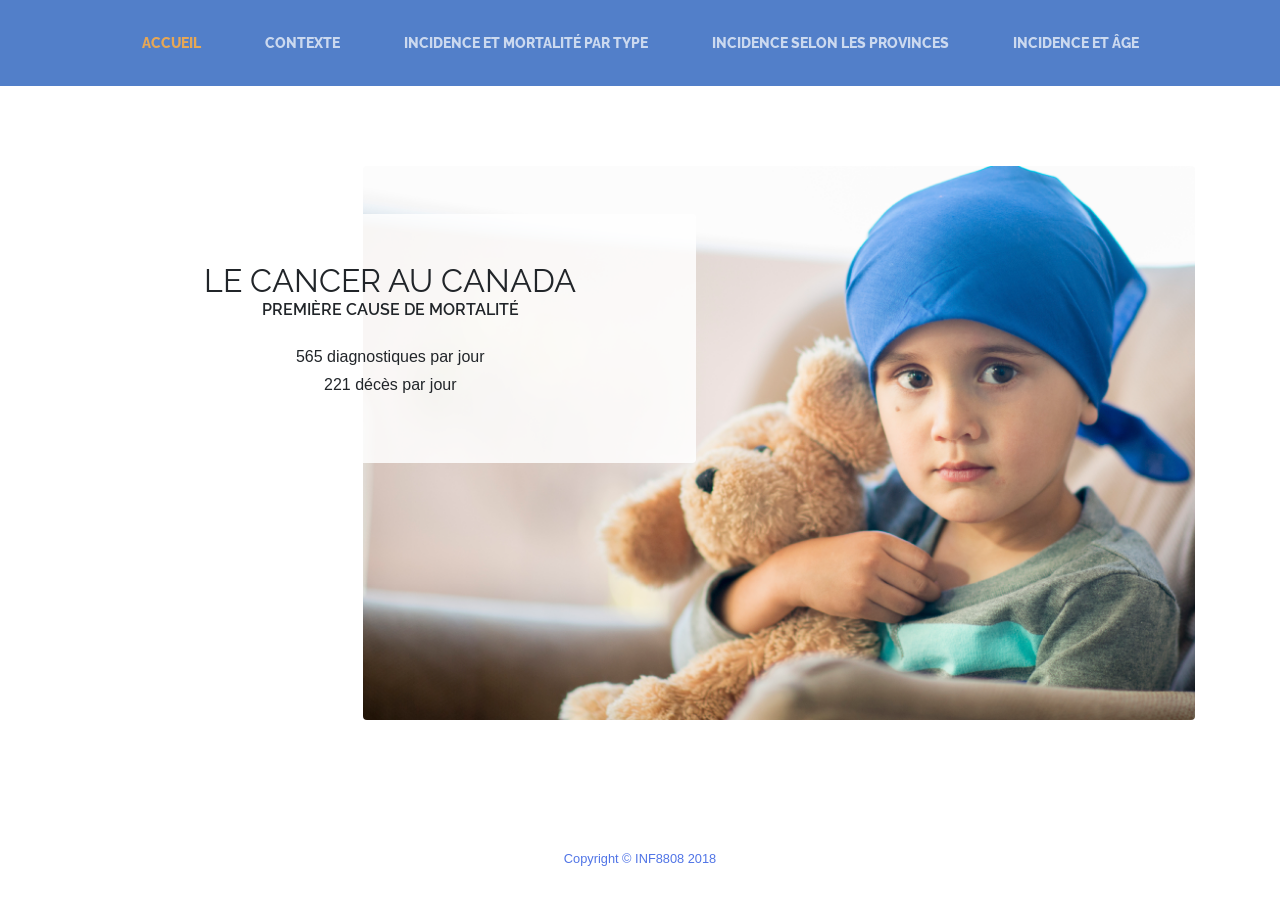
<file: data-visualisation-master/Projet INF8808/index.html>
<!DOCTYPE html>
<html lang="en">

  <head>
    <meta charset="utf-8">
    <title>Projet INF8808</title>
    <!-- Bootstrap core CSS -->
    <link href="vendor/bootstrap/css/bootstrap.min.css" rel="stylesheet">
    <!-- Custom fonts for this template -->
    <link href="https://fonts.googleapis.com/css?family=Raleway:100,100i,200,200i,300,300i,400,400i,500,500i,600,600i,700,700i,800,800i,900,900i" rel="stylesheet">
    <link href="https://fonts.googleapis.com/css?family=Lora:400,400i,700,700i" rel="stylesheet">
    <!-- Custom styles for this template -->
    <link href="css/business-casual.min.css" rel="stylesheet">

  </head>

  <body>
    <!-- Navigation -->
    <nav class="navbar navbar-expand-lg navbar-dark py-lg-4" id="mainNav">
      <div class="container">
        <a class="navbar-brand text-uppercase text-expanded font-weight-bold d-lg-none" href="#">Start Bootstrap</a>
        <button class="navbar-toggler" type="button" data-toggle="collapse" data-target="#navbarResponsive" aria-controls="navbarResponsive" aria-expanded="false" aria-label="Toggle navigation">
          <span class="navbar-toggler-icon"></span>
        </button>
        <div class="collapse navbar-collapse" id="navbarResponsive">
          <ul class="navbar-nav mx-auto">
            <li class="nav-item active px-lg-4">
              <a class="nav-link text-uppercase text-expanded" href="index.html">Accueil
                <span class="sr-only">(current)</span>
              </a>
            </li>
            <li class="nav-item px-lg-4">
              <a class="nav-link text-uppercase text-expanded" href="Contexte.html">Contexte</a>
            </li>
            <li class="nav-item px-lg-4">
              <a class="nav-link text-uppercase text-expanded" href="IncidenceParType.html">Incidence et Mortalité par type</a>
            </li>
             <li class="nav-item px-lg-4">
              <a class="nav-link text-uppercase text-expanded" href="IncidenceParProvince.html">Incidence selon les provinces</a>
            </li>
            <li class="nav-item px-lg-4">
              <a class="nav-link text-uppercase text-expanded" href="IncidenceParAge.html">Incidence et âge</a>
            </li>
          </ul>
        </div>
      </div>
    </nav>


    <section class="page-section clearfix">
      <div class="container">
        <div class="intro">
          <img class="intro-img img-fluid mb-3 mb-lg-0 rounded" src="img/cancerenfant.jpg" alt="">
          <div class="intro-text left-0 text-center bg-faded p-5 rounded">
            <h2 class="section-heading mb-4">
              <span class="section-heading-lower">Le cancer au Canada </span>
              <span class="section-heading-upper">Première cause de mortalité</span>
            </h2>
             <p> 565 diagnostiques par jour </br> 221 décès par jour</p>
            <p class="mb-3">
            </p>
          </div>
        </div>
      </div>
    </section>

    <footer class="footer text-faded text-center py-5">
      <div class="container">
        <p class="m-0 small">Copyright &copy; INF8808 2018</p>
      </div>
    </footer>

    <!-- Bootstrap core JavaScript -->
    <script src="vendor/jquery/jquery.min.js"></script>
    <script src="vendor/bootstrap/js/bootstrap.bundle.min.js"></script>

  </body>

</html>
</file>
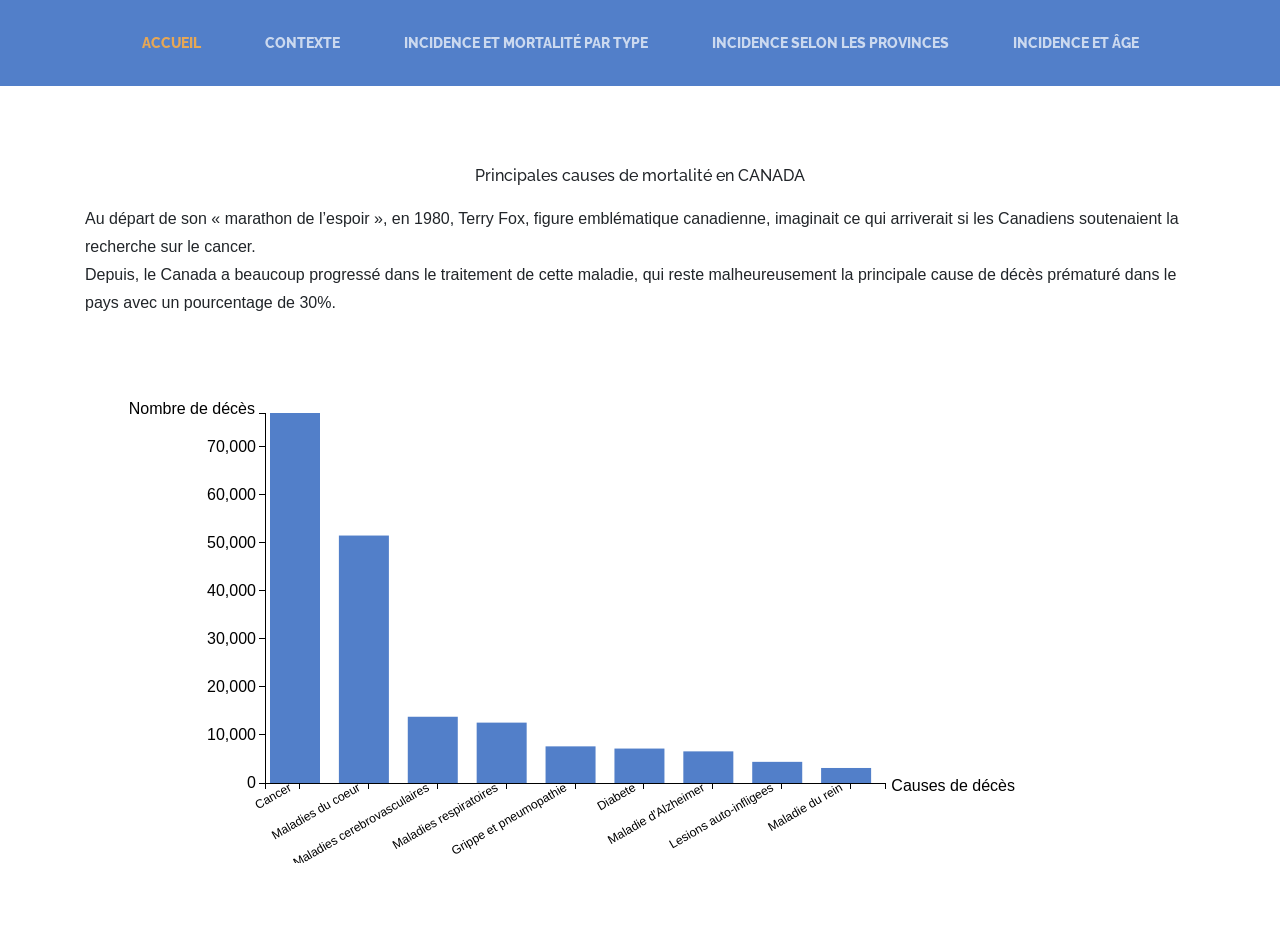
<file: data-visualisation-master/Projet INF8808/Contexte.html>
<!DOCTYPE html>
<html lang="en">

  <head>
    <meta charset="utf-8">
    <title>Projet INF8808</title>
    <!-- Bootstrap core CSS -->
    <link href="vendor/bootstrap/css/bootstrap.min.css" rel="stylesheet">
    <!-- Custom fonts for this template -->
    <link href="https://fonts.googleapis.com/css?family=Raleway:100,100i,200,200i,300,300i,400,400i,500,500i,600,600i,700,700i,800,800i,900,900i" rel="stylesheet">
    <link href="https://fonts.googleapis.com/css?family=Lora:400,400i,700,700i" rel="stylesheet">
    <!-- Custom styles for this template -->
    <link href="css/business-casual.min.css" rel="stylesheet">
    <link rel="stylesheet" href="assets/css/styleBarChart.css">
  </head>

  <body>
    <!-- Navigation -->
    <nav class="navbar navbar-expand-lg navbar-dark py-lg-4" id="mainNav">
      <div class="container">
        <button class="navbar-toggler" type="button" data-toggle="collapse" data-target="#navbarResponsive" aria-controls="navbarResponsive" aria-expanded="false" aria-label="Toggle navigation">
          <span class="navbar-toggler-icon"></span>
        </button>
        <div class="collapse navbar-collapse" id="navbarResponsive">
          <ul class="navbar-nav mx-auto">
            <li class="nav-item active px-lg-4">
              <a class="nav-link text-uppercase text-expanded" href="index.html">Accueil
                <span class="sr-only">(current)</span>
              </a>
            </li>
            <li class="nav-item px-lg-4">
              <a class="nav-link text-uppercase text-expanded" href="Contexte.html">Contexte</a>
            </li>
            <li class="nav-item px-lg-4">
              <a class="nav-link text-uppercase text-expanded" href="IncidenceParType.html">Incidence et Mortalité par type</a>
            </li>
             <li class="nav-item px-lg-4">
              <a class="nav-link text-uppercase text-expanded" href="IncidenceParProvince.html">Incidence selon les provinces</a>
            </li>
            <li class="nav-item px-lg-4">
              <a class="nav-link text-uppercase text-expanded" href="IncidenceParAge.html">Incidence et âge</a>
            </li>
          </ul>
        </div>
      </div>
    </nav>


<section class="page-section clearfix">
   <div class="container">
    <div class="intro">
  <h1>Principales causes de mortalité en CANADA </h1>  
  <p>Au départ de son « marathon de l’espoir », en 1980, Terry Fox, figure emblématique canadienne, imaginait ce qui arriverait si les Canadiens soutenaient la recherche sur le cancer. </br>Depuis, le Canada a beaucoup progressé dans le traitement de cette maladie, qui reste malheureusement la principale cause de décès prématuré dans le pays avec un pourcentage de 30%. 
  </p>

  <svg id="dropdown1" align=center></svg>
  <script type="text/javascript" src="assets/libs/d3.v3.js"></script>
  <script type="text/javascript" src="assets/libs/localization-fr.js"></script>
  <script type="text/javascript" src="assets/libs/d3-queue.v3.min.js"></script>
  <script type="text/javascript" src="assets/libs/d3-tip.js"></script>
  <script type="text/javascript" src="assets/scripts/mainContexte.js"></script>
    </div>
   </div>
 </section>
    

    <!-- Bootstrap core JavaScript -->
    <script src="vendor/jquery/jquery.min.js"></script>
    <script src="vendor/bootstrap/js/bootstrap.bundle.min.js"></script>

  </body>

</html>
</file>
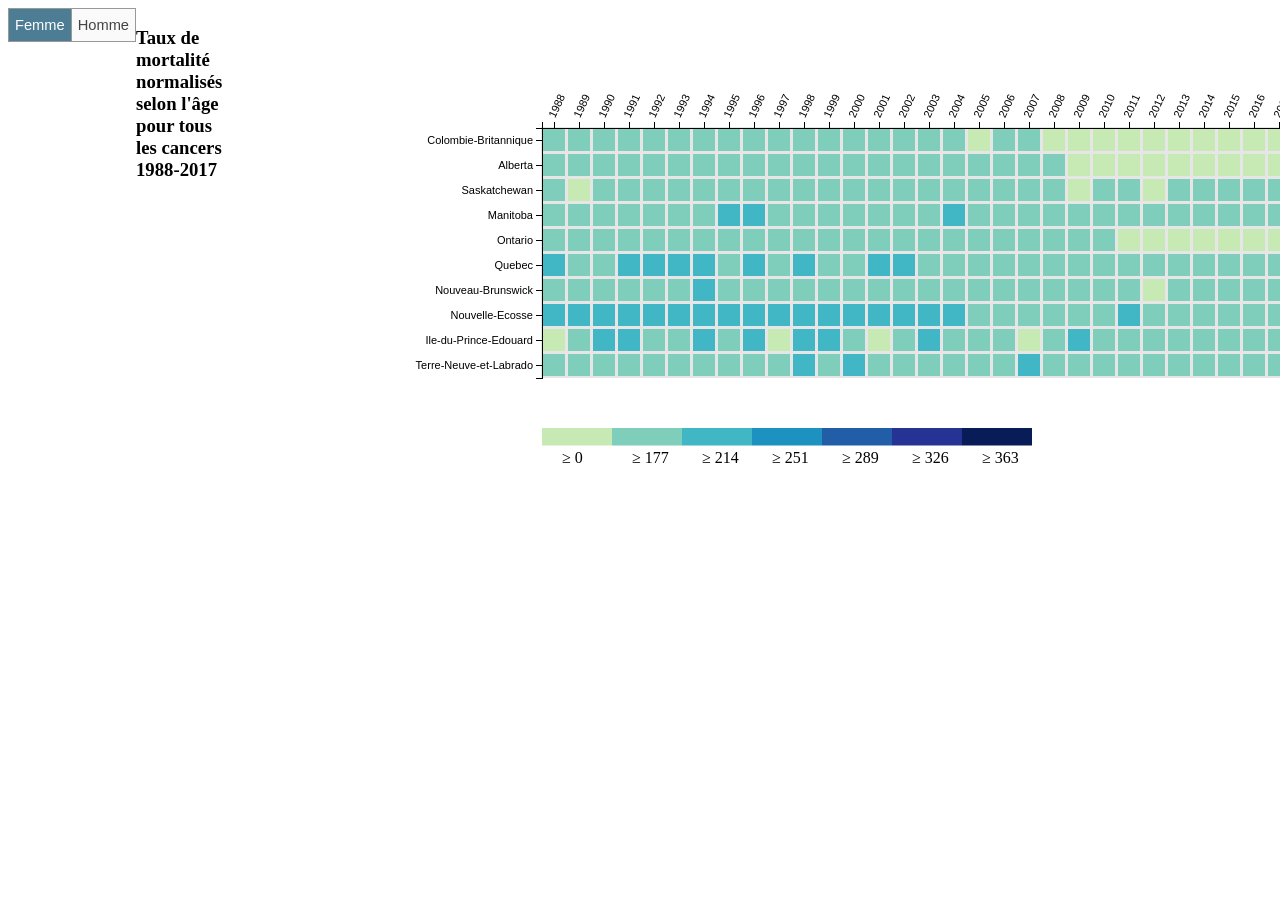
<file: data-visualisation-master/Projet INF8808/hea.html>
<!DOCTYPE html>
<meta charset="utf-8">
<style>
  .axis path,
  .axis line {
    fill: none;
    stroke: black;
    shape-rendering: crispEdges;
  }

  .axis text {
      font-family: sans-serif;
      font-size: 11px;
  }
  rect.bordered {
        stroke: #E6E6E6;
        stroke-width:2px;   
      }

.row {
  display: flex;
}

.row > .col {
  flex: 1;
}

/***** Toggle buttons *****/
.toggle-buttons {
  display: flex;
}

.toggle-buttons > button {
  flex: 0;
  line-height: 30px;
  color: #444;
  background-color: #fafafa;
  font-size: 11pt;
  border: 1px solid #999;
  border-right: none;
  outline: none;
  cursor: pointer;
}

.toggle-buttons > button:last-child {
  border-right: 1px solid #999;
}

.toggle-buttons > button.active {
  color: #fff;
  background-color: #4c7d95;
}



</style>
<body>
  <div class="row">
    <div class="col">
      <div class="toggle-buttons">
        <button class="active">Femme</button>
        <button>Homme</button>
      </div>
    </div>
    <div class="col"></div>
  <script type="text/javascript" src="assets/libs/d3.v3.js"></script>
  <script type="text/javascript" src="assets/libs/d3-queue.v3.min.js"></script>
  <script type="text/javascript" src="assets/libs/localization-fr.js"></script>
   <h3>Taux de mortalité normalisés selon l'âge pour tous les cancers 1988-2017</h2>
<div class="heatmap"></div>

<script>
  var itemSize = 25,
      cellSize = itemSize - 1,
      margin = {top: 120, right: 20, bottom: 20, left: 320};
     
  var width = 1200 - margin.right - margin.left,
      height = 560 - margin.top - margin.bottom,  
      gridSize = Math.floor(width / 24),
          legendElementWidth = gridSize*2;
  //var colors = ["#7dcebc","#138c72","#086d51","#114f31"];
  //var colors = ["#7fcdbb","#41b6c4","#1d91c0","#225ea8","#253494"];
  //var colors = ["#7fcdbb","#41b6c4","#1d91c0","#225ea8","#253494","#081d58"];
  var colors = ["#c7e9b4","#7fcdbb","#41b6c4","#1d91c0","#225ea8","#253494","#081d58"]; 

 d3.queue()
    .defer(d3.csv, "./data/ASMRF.csv")
    .defer(d3.csv, "./data/ASMRH.csv")
    .awaitAll(function (error, response) {
      if (error || response.length !== 2) {
        throw error;
      }
      var currentYear = response[1];
      var dataa = response[0];
////////
  

    var data = dataa.map(function( item ) {
        var newItem = {};
        newItem.area = item.region;
        newItem.year = item.annee;
        newItem.value = item.ASMR;

        return newItem;
    })

    var x_elements = d3.set(data.map(function( item ) { return item.year; } )).values(),
        y_elements = d3.set(data.map(function( item ) { return item.area; } )).values();

    var xScale = d3.scale.ordinal()
        .domain(x_elements)
        .rangeBands([0, x_elements.length * itemSize]);

    var xAxis = d3.svg.axis()
        .scale(xScale)
        .tickFormat(function (d) {
            return d;
        })
        .orient("top");

    var yScale = d3.scale.ordinal()
        .domain(y_elements)
        .rangeBands([0, y_elements.length * itemSize]);

    var yAxis = d3.svg.axis()
        .scale(yScale)
        .orient("left");
  
var colorScale = d3.scale.quantile()
              .domain([140,400])
              .range(colors);

//var svg = d3.select("#chart").append("svg")
    var svg = d3.select('.heatmap')
        .append("svg")
        .attr("width", width + margin.left + margin.right)
        .attr("height", height + margin.top + margin.bottom)
        .append("g")
        .attr("transform", "translate(" + margin.left + "," + margin.top + ")");

    var cells = svg.selectAll('rect')
        .data(data)
        .enter().append('g').append('rect')
        .attr("class", "bordered")
        .attr('width', cellSize)
        .attr('height', cellSize)
        .attr('y', function(d) { return yScale(d.area); })
        .attr('x', function(d) { return xScale(d.year); })
        .attr('fill', function(d) { return colorScale(d.value); });

    svg.append("g")
        .attr("class", "y axis")
        .call(yAxis)
        .selectAll('text')
        .attr('font-weight', 'normal');

    svg.append("g")
        .attr("class", "x axis")
        .call(xAxis)
        .selectAll('text')
        .attr('font-weight', 'normal')
        .style("text-anchor", "start")
        .attr("dx", ".8em")
        .attr("dy", ".5em")
        .attr("transform", function (d) {
            return "rotate(-65)";  
        });
         cells.append("title");
         cells.select("title").text(function(d) { return d.value; });


           var legend = svg.selectAll(".legend")
              .data([0].concat(colorScale.quantiles()), function(d) { return d; })
              .enter().append("g")
              .attr("class", "legend");

         legend.append("rect")
            .attr("x", function(d, i) { return legendElementWidth * i; })
            .attr("y", "300")
            .attr("width", legendElementWidth)
            .attr("height", gridSize / 2)
            .style("fill", function(d, i) { return colors[i]; });

          legend.append("text")
            .attr("class", "mono")
            .text(function(d) { return "≥ " + Math.round(d); })
            .attr("x", function(d, i) { return legendElementWidth * i+20; })
            .attr("y", 300 + gridSize);

              var toggleButtons = d3.selectAll(".toggle-buttons > button");
      toggleButtons.on("click", function(d, i) {
          currentYear = d3.select(this).text();
          dataa = response[i];
          toggleButtons.classed("active", function() {
            return currentYear === d3.select(this).text();
          });

var data = dataa.map(function( item ) {
        var newItem = {};
        newItem.area = item.region;
        newItem.year = item.annee;
        newItem.value = item.ASMR;

        return newItem;
    })
     cells= svg.selectAll('rect')
        .data(data)
        .transition()
        .duration(1000)
        .attr('y', function(d) { return yScale(d.area); })
        .attr('x', function(d) { return xScale(d.year); })
        .attr('fill', function(d) { return colorScale(d.value); });
         
cells.select("title").text(function(d) { return d.value; });
        
        });


        });

</script>

</body>
</html>
</file>
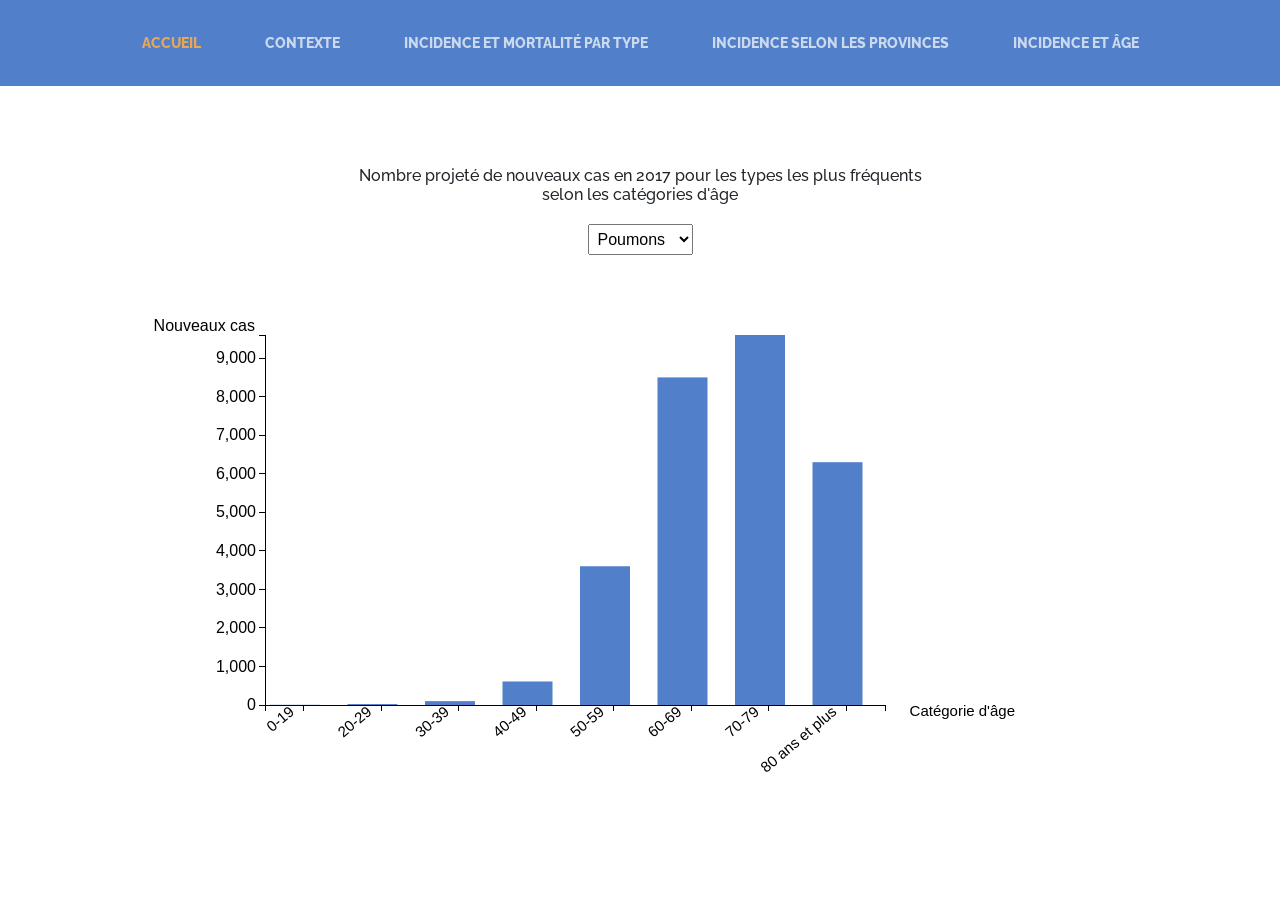
<file: data-visualisation-master/Projet INF8808/IncidenceParAge.html>
<!DOCTYPE html>
<html lang="en">

  <head>
    <meta charset="utf-8">
    <title>Projet INF8808</title>
    <!-- Bootstrap core CSS -->
    <link href="vendor/bootstrap/css/bootstrap.min.css" rel="stylesheet">
    <!-- Custom fonts for this template -->
    <link href="https://fonts.googleapis.com/css?family=Raleway:100,100i,200,200i,300,300i,400,400i,500,500i,600,600i,700,700i,800,800i,900,900i" rel="stylesheet">
    <link href="https://fonts.googleapis.com/css?family=Lora:400,400i,700,700i" rel="stylesheet">
    <!-- Custom styles for this template -->
    <link href="css/business-casual.min.css" rel="stylesheet">
    <link rel="stylesheet" href="assets/css/styleBarChart.css">
  </head>

  <body>
    <!-- Navigation -->
    <nav class="navbar navbar-expand-lg navbar-dark py-lg-4" id="mainNav">
      <div class="container">
        <button class="navbar-toggler" type="button" data-toggle="collapse" data-target="#navbarResponsive" aria-controls="navbarResponsive" aria-expanded="false" aria-label="Toggle navigation">
          <span class="navbar-toggler-icon"></span>
        </button>
        <div class="collapse navbar-collapse" id="navbarResponsive">
          <ul class="navbar-nav mx-auto">
            <li class="nav-item active px-lg-4">
              <a class="nav-link text-uppercase text-expanded" href="index.html">Accueil
                <span class="sr-only">(current)</span>
              </a>
            </li>
            <li class="nav-item px-lg-4">
              <a class="nav-link text-uppercase text-expanded" href="Contexte.html">Contexte</a>
            </li>
            <li class="nav-item px-lg-4">
              <a class="nav-link text-uppercase text-expanded" href="IncidenceParType.html">Incidence et Mortalité par type</a>
            </li>
             <li class="nav-item px-lg-4">
              <a class="nav-link text-uppercase text-expanded" href="IncidenceParProvince.html">Incidence selon les provinces</a>
            </li>
            <li class="nav-item px-lg-4">
              <a class="nav-link text-uppercase text-expanded" href="IncidenceParAge.html">Incidence et âge</a>
            </li>
          </ul>
        </div>
      </div>
    </nav>

<section class="page-section clearfix">
  <div class="container">
   <div class="intro">
	  <h1>Nombre projeté de nouveaux cas en 2017 pour les types les plus fréquents</br> selon les catégories d'âge</h1>
	  <div id="drop" align=center></div>
	  <svg id="dropdown" align=center></svg>
	  <script type="text/javascript" src="assets/libs/d3.v3.js"></script>
	  <script type="text/javascript" src="assets/libs/localization-fr.js"></script>
	  <script type="text/javascript" src="assets/libs/d3-queue.v3.min.js"></script>
	  <script type="text/javascript" src="assets/libs/d3-tip.js"></script>
	  <script type="text/javascript" src="assets/scripts/mainIncidenceParAge.js"></script>
    </div>
   </div>
 </section>
    <!-- Bootstrap core JavaScript -->
    <script src="vendor/jquery/jquery.min.js"></script>
    <script src="vendor/bootstrap/js/bootstrap.bundle.min.js"></script>

  </body>

</html>
</file>
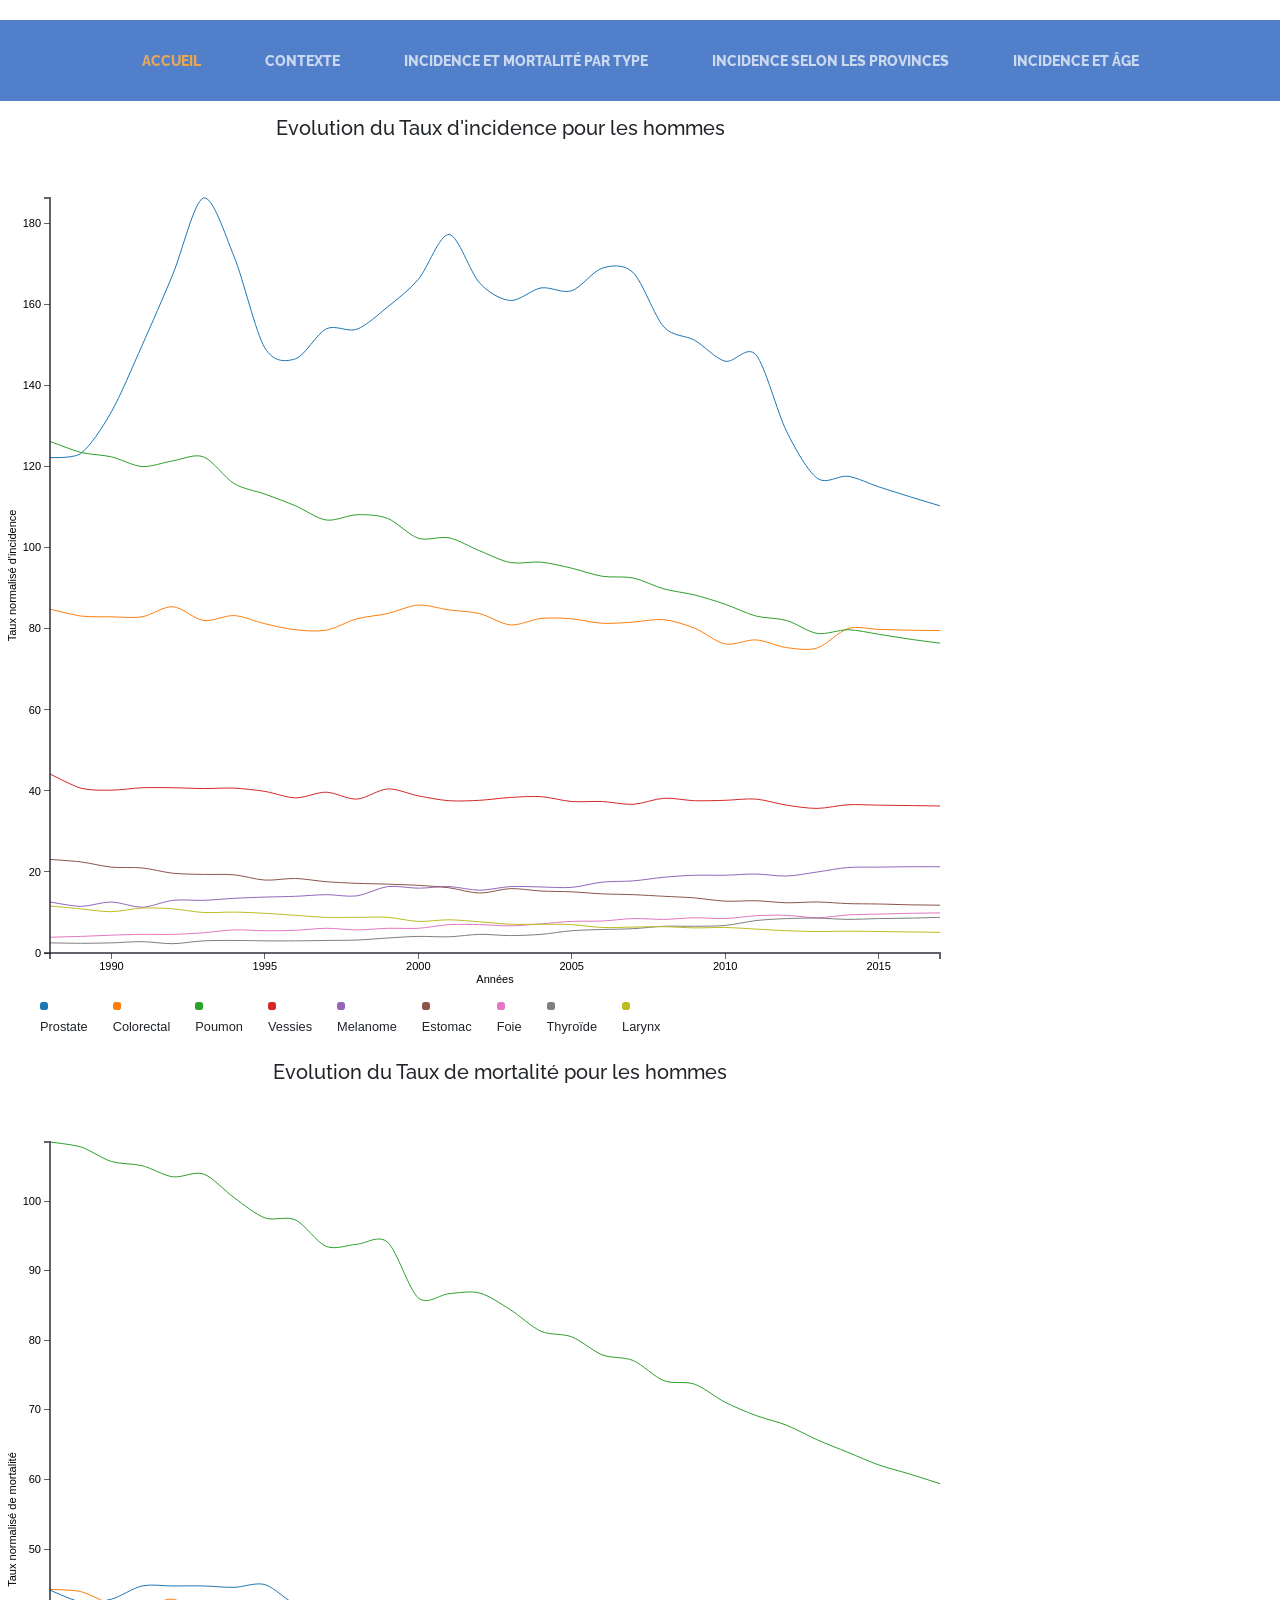
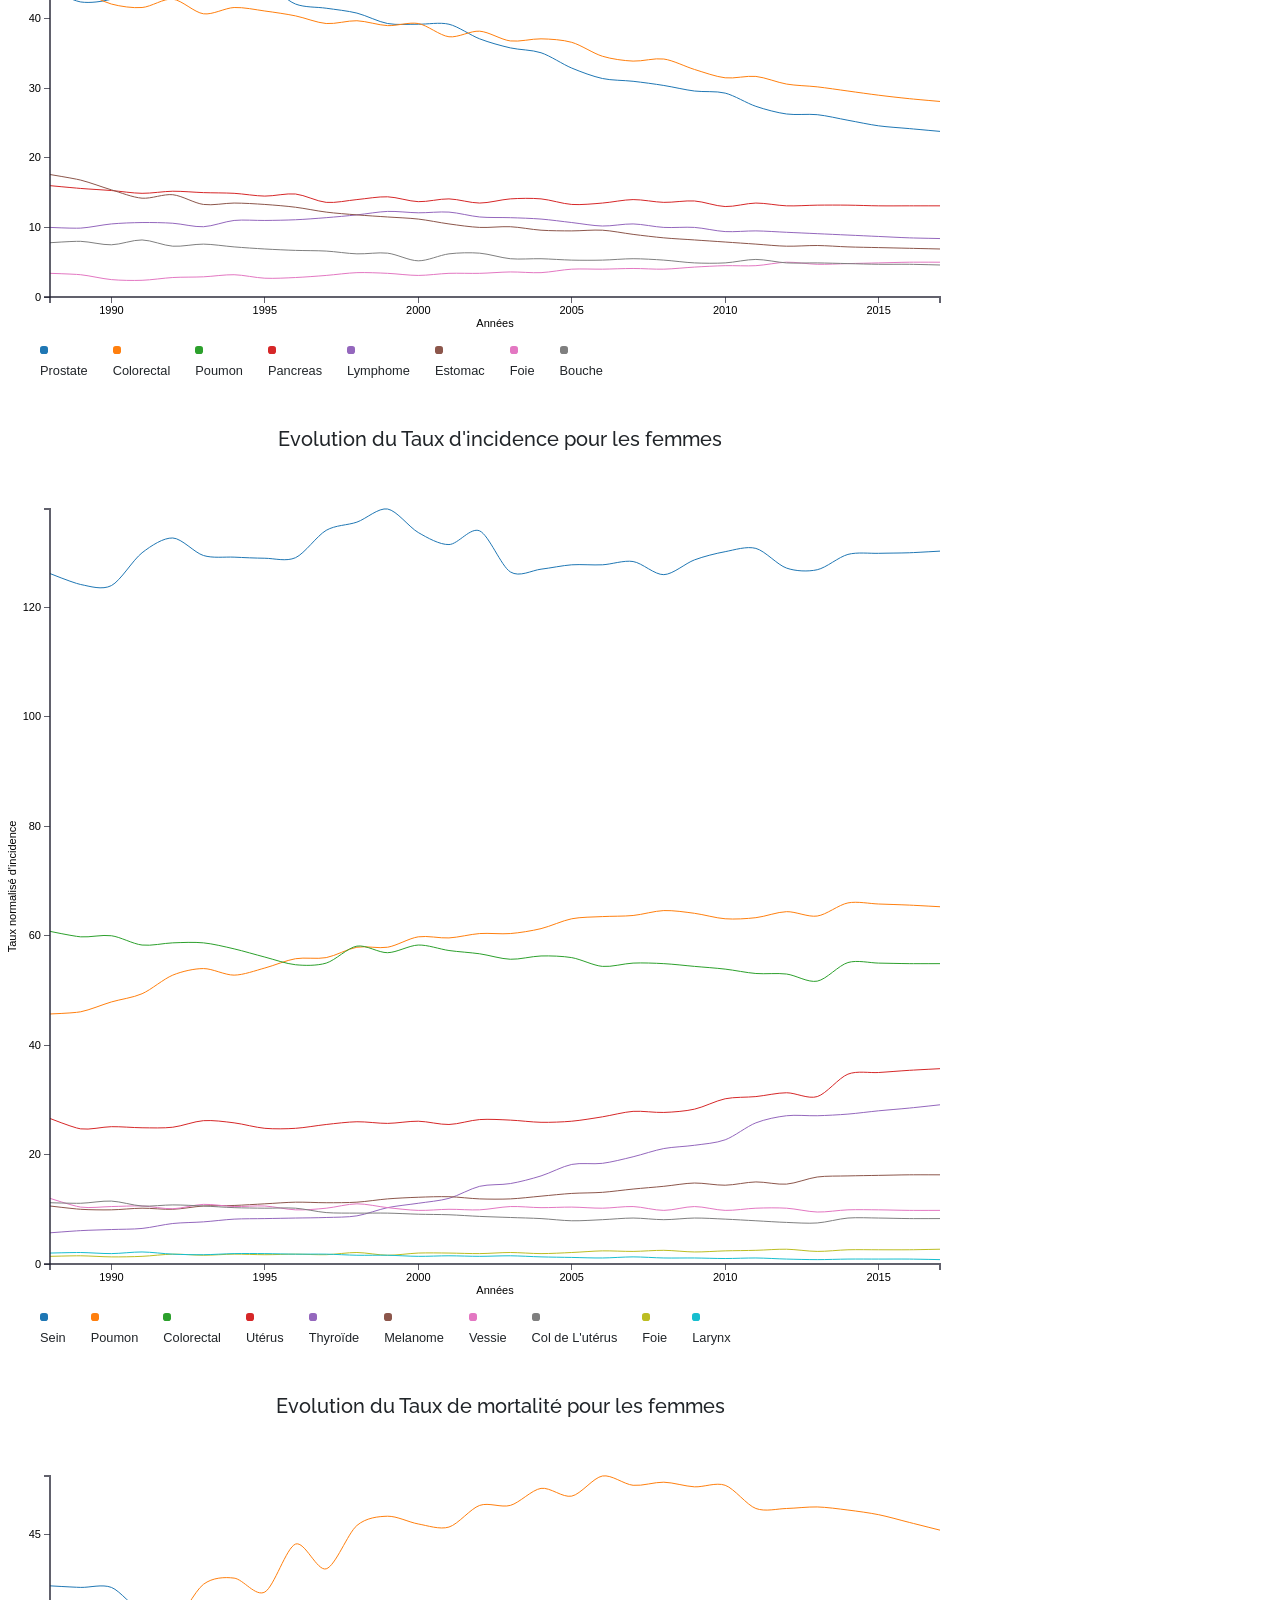
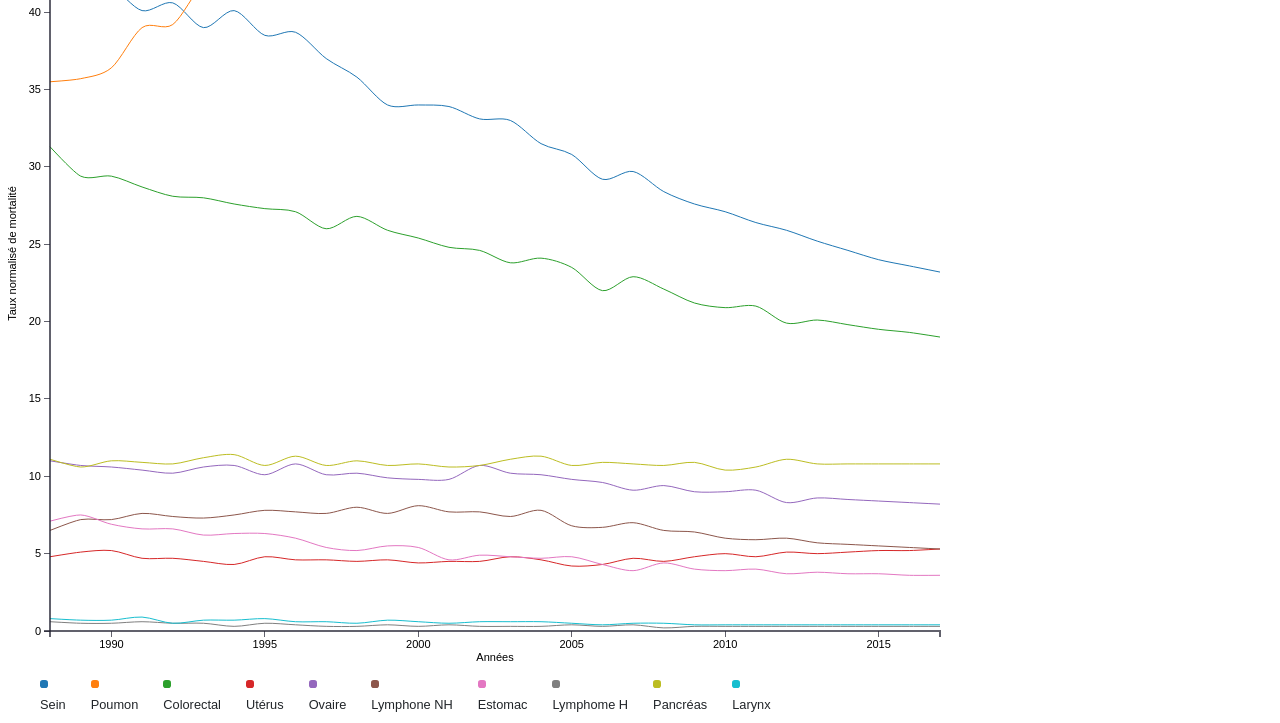
<file: data-visualisation-master/Projet INF8808/IncidenceParType.html>
<!DOCTYPE html>
<html lang="en">

  <head>
    <meta charset="utf-8">
    <title>Projet INF8808</title>
    <!-- Bootstrap core CSS -->
    <link href="vendor/bootstrap/css/bootstrap.min.css" rel="stylesheet">
    <!-- Custom fonts for this template -->
    <link href="https://fonts.googleapis.com/css?family=Raleway:100,100i,200,200i,300,300i,400,400i,500,500i,600,600i,700,700i,800,800i,900,900i" rel="stylesheet">
    <link href="https://fonts.googleapis.com/css?family=Lora:400,400i,700,700i" rel="stylesheet">
    <!-- Custom styles for this template -->
    <link href="css/business-casual.min.css" rel="stylesheet">
    <link rel="stylesheet" href="assets/css/styleLineChart.css">
  </head>

  <body>
    <!-- Navigation -->
    <nav class="navbar navbar-expand-lg navbar-dark py-lg-4" id="mainNav">
      <div class="container">
        <a class="navbar-brand text-uppercase text-expanded font-weight-bold d-lg-none" href="#">Start Bootstrap</a>
        <button class="navbar-toggler" type="button" data-toggle="collapse" data-target="#navbarResponsive" aria-controls="navbarResponsive" aria-expanded="false" aria-label="Toggle navigation">
          <span class="navbar-toggler-icon"></span>
        </button>
        <div class="collapse navbar-collapse" id="navbarResponsive">
          <ul class="navbar-nav mx-auto">
            <li class="nav-item active px-lg-4">
              <a class="nav-link text-uppercase text-expanded" href="index.html">Accueil
                <span class="sr-only">(current)</span>
              </a>
            </li>
            <li class="nav-item px-lg-4">
              <a class="nav-link text-uppercase text-expanded" href="Contexte.html">Contexte</a>
            </li>
            <li class="nav-item px-lg-4">
              <a class="nav-link text-uppercase text-expanded" href="IncidenceParType.html">Incidence et Mortalité par type</a>
            </li>
             <li class="nav-item px-lg-4">
              <a class="nav-link text-uppercase text-expanded" href="IncidenceParProvince.html">Incidence selon les provinces</a>
            </li>
            <li class="nav-item px-lg-4">
              <a class="nav-link text-uppercase text-expanded" href="IncidenceParAge.html">Incidence et âge</a>
            </li>
          </ul>
        </div>
      </div>
    </nav>

<div class="chart-wrapper" id="chart-lineHI" >
<h1>Evolution du Taux d'incidence pour les hommes</h1><br>
</div>
<div class="chart-wrapper" id="chart-lineHD">
<h1>Evolution du Taux de mortalité pour les hommes</h1> <br >
</div>
<div class="chart-wrapper" id="chart-lineFI" >
</br><h1>Evolution du Taux d'incidence pour les femmes</h1><br>
</div>
<div class="chart-wrapper" id="chart-lineFD">
</br><h1>Evolution du Taux de mortalité pour les femmes</h1> <br >
</div>
  <script type="text/javascript" src="assets/libs/d3.v3.js"></script>
  <script type="text/javascript" src="assets/libs/localization-fr.js"></script>
  <script type="text/javascript" src="assets/libs/d3-queue.v3.min.js"></script>
  <script type="text/javascript" src="assets/libs/d3-tip.js"></script>
  <script type="text/javascript" src="assets/scripts/mainIncidenceHommes.js"></script>
  <script type="text/javascript" src="assets/scripts/mainIncidenceFemmes.js"></script>
    
    <!-- Bootstrap core JavaScript -->
    <script src="vendor/jquery/jquery.min.js"></script>
    <script src="vendor/bootstrap/js/bootstrap.bundle.min.js"></script>

  </body>

</html>
</file>
<file: data-visualisation-master/Projet INF8808/assets/css/styleBarChart.css>
.axis {
  shape-rendering: crispEdges
}
.axis path,
.axis line {
  fill: none;
  stroke: black;
  shape-rendering: crispEdges;
}
.y.axis path {
  fill: none;
  stroke: black;
  shape-rendering: crispEdges;
}
.line {
  fill: none;
}
h1 {
  font-size: 1em;
  margin: 15px 0 20px 0;
  text-align:center;
}
.label {
  text-align: left;
  line-height: 24px;
  flex-basis: 150px;
}
.label,
select {
  padding: 5px;
  font-family: Arial, sans-serif;  
}
/************BAR CHART*****************/
.rectangle {
  fill: rgba(39, 95, 188, 0.8);
}
.rectangle:hover {
  fill: #e6a756;
}
/***************************************/
.axis path,
.axis line {
  fill: none;
  stroke: #000;
  shape-rendering: crispEdges;
}
</file>
<file: data-visualisation-master/Projet INF8808/assets/css/styleLineChart.css>
body {
  display: table;
  margin: 20px auto auto;
  font: 20px sans-serif;
}

h1 {
  font-size: 1em;
  margin: 15px 0 20px 0;
  text-align:center;
}
.axis {
  shape-rendering: crispEdges
}

.axis path,
.axis line {
  fill: none;
  stroke: black;
  shape-rendering: crispEdges;
}

.y.axis path {
  fill: none;
  stroke: black;
  shape-rendering: crispEdges;
}

.line {
  fill: none;
}

.label {
  text-align: left;
  line-height: 24px;
  flex-basis: 150px;
}

.label,
select {
  padding: 5px;
  font-family: Arial, sans-serif;
  
}

.axis {
  font: 10px sans-serif;
}

.axis path,
.axis line {
  fill: none;
  stroke: #000;
  shape-rendering: crispEdges;
}

/**************************** LINE CHART***************************/
.chart-wrapper{
    float: left;
}

.chart-wrapper  >div {
 width: 900px;
}

.chart-wrapper {
    max-width: 1000px;
    min-width: 500px;
    margin: 0 auto;
    background-color: white;
}

.chart-wrapper .inner-wrapper {
    position: relative;
    height: 800px;
    width: 1000px;
}

.chart-wrapper .outer-box {
    position: absolute;
    top: 0; bottom: 0; left: 0; right: 0;
}

.chart-wrapper .inner-box {
    width: 100%;
    height: 100%;
}

.chart-wrapper text {
  font-family: sans-serif;
  font-size: 11px;
}

.chart-wrapper p {
    font-size: 16px;
    margin-top:5px;
    margin-bottom: 40px;
}

.chart-wrapper .axis path,
.chart-wrapper .axis line {
    fill: none;
    stroke: #1F1F2E;
    stroke-opacity: 0.7;
    shape-rendering: crispEdges;

}
.chart-wrapper .axis path {
  stroke-width: 2px;
}

.chart-wrapper .line {
  fill: none;
  stroke: steelblue;
  stroke-width: 1px;
}

.chart-wrapper .legend  {
    min-width: 200px;
    
    justify-content: flex-start;
    flex-wrap: wrap;
    font-size: 16px;
    padding: 10px 40px;
}
.chart-wrapper .legend > div {
  display: inline-block;
  height: 10px;
}

.chart-wrapper .legend > div {
    margin: 0px 25px 10px 0px;
    flex-grow: 0;
}
.chart-wrapper .legend p {
    font-size: 0.8em;
    font-family: sans-serif;
    font-weight: 30;
}
.chart-wrapper .legend .series-marker {
    height: 0.5em;
    width: 0.5em;
    border-radius: 35%;
    background-color: crimson;
    display: inline-block;
    margin-right: 15px;
    margin-bottom: -0.16rem;
}

.chart-wrapper .overlay {
  fill: none;
  pointer-events: all;
}

.chart-wrapper .focus circle {
  fill: crimson;
  stroke: crimson;
  stroke-width: 2px;
  fill-opacity: 15%;
}

.chart-wrapper .focus.line {
    stroke: steelblue;
    stroke-dasharray: 2,5;
    stroke-width: 1;
    opacity: 0.5;
}
@media (max-width:500px){
    .chart-wrapper .line {stroke-width: 3px;}
    .chart-wrapper .legend {font-size: 5px;}
}
</file>
<file: data-visualisation-master/Projet INF8808/css/business-casual.min.css>
body{background-attachment:fixed;background-position:center;background-size:cover}h1,h2,h3,h4,h5,h6{font-family:Raleway}p{line-height:1.75}.text-faded{color:rgba(25, 72, 222, 0.76);}.site-heading{margin-top:0.8rem;margin-bottom:0.2rem;text-transform:uppercase;line-height:1;font-family:Raleway}.site-heading .site-heading-upper{display:block;font-size:2rem;font-weight:800}.site-heading .site-heading-lower{font-size:5rem;font-weight:200;line-height:4rem}.page-section{margin-top:5rem;margin-bottom:5rem}.section-heading{text-transform:uppercase}.section-heading .section-heading-upper{display:block;font-size:1rem;font-weight:600}.section-heading .section-heading-lower{display:block;font-weight:400}.bg-faded{background-color:rgba(255,255,255,.85)}#mainNav{background-color:rgba(39, 95, 188, 0.8);font-family:Raleway}#mainNav .navbar-brand{color:#e6a756}#mainNav .navbar-nav .nav-item .nav-link{color:rgba(255,255,255,.7);font-weight:800}#mainNav .navbar-nav .nav-item.active .nav-link{color:#e6a756}@media (min-width:992px){#mainNav .navbar-nav .nav-item .nav-link{font-size:.9rem}#mainNav .navbar-nav .nav-item .nav-link:hover{color:rgba(255,255,255,.4)}#mainNav .navbar-nav .nav-item.active .nav-link:hover{color:#e6a756}}.btn-xl{font-weight:700;font-size:.8rem;padding-top:1.5rem;padding-bottom:1.5rem;padding-left:2rem;padding-right:2rem}.intro{position:relative}@media (min-width:992px){.intro .intro-img{width:75%;float:right}.intro .intro-text{left:0;width:60%;margin-top:3rem;position:absolute}.intro .intro-text .intro-button{width:100%;left:0;position:absolute;bottom:-2rem}}@media (min-width:1200px){.intro .intro-text{width:55%}}.cta{padding-top:5rem;padding-bottom:5rem;}.cta .cta-inner{position:relative;padding:3rem;margin:.5rem;background-color:rgba(255, 255, 255, 0.78)}.cta .cta-inner:before{border-radius:.5rem;content:'';position:absolute;top:-.5rem;bottom:-.5rem;left:-.5rem;right:-.5rem;border:.25rem solid rgba(255,255,255,.85)}@media (min-width:992px){.about-heading .about-heading-img{position:relative;z-index:0}.about-heading .about-heading-content{margin-top:-5rem;position:relative;z-index:1}}@media (min-width:992px){.product-item .product-item-title{position:relative;z-index:1;margin-bottom:-3rem}.product-item .product-item-img{position:relative;z-index:0;max-width:60vw}.product-item .product-item-description{position:relative;z-index:1;margin-top:-3rem;max-width:50vw}}.list-hours{font-size:.9rem}.list-hours .list-hours-item{border-bottom:1px solid rgba(230,167,86,.5);padding-bottom:.25rem;margin-bottom:1rem;font-style:italic}.list-hours .list-hours-item.today{font-weight:700;color:#e6a756}@media (min-width:992px){.list-hours{width:50%;font-size:1.1rem}}.address strong{font-size:1.2rem}.footer.text-primary{color:rgba(25, 72, 222, 0.76);!important}.bg-primary{background-color:#e6a756!important}.btn{box-shadow:0 3px 3px 0 rgba(33,37,41,.1)}.btn-primary{background-color:#e6a756;border-color:#e6a756}.btn-primary:active,.btn-primary:focus,.btn-primary:hover{background-color:#df902a;border-color:#df902a}.font-weight-light{font-weight:100!important}
</file>
